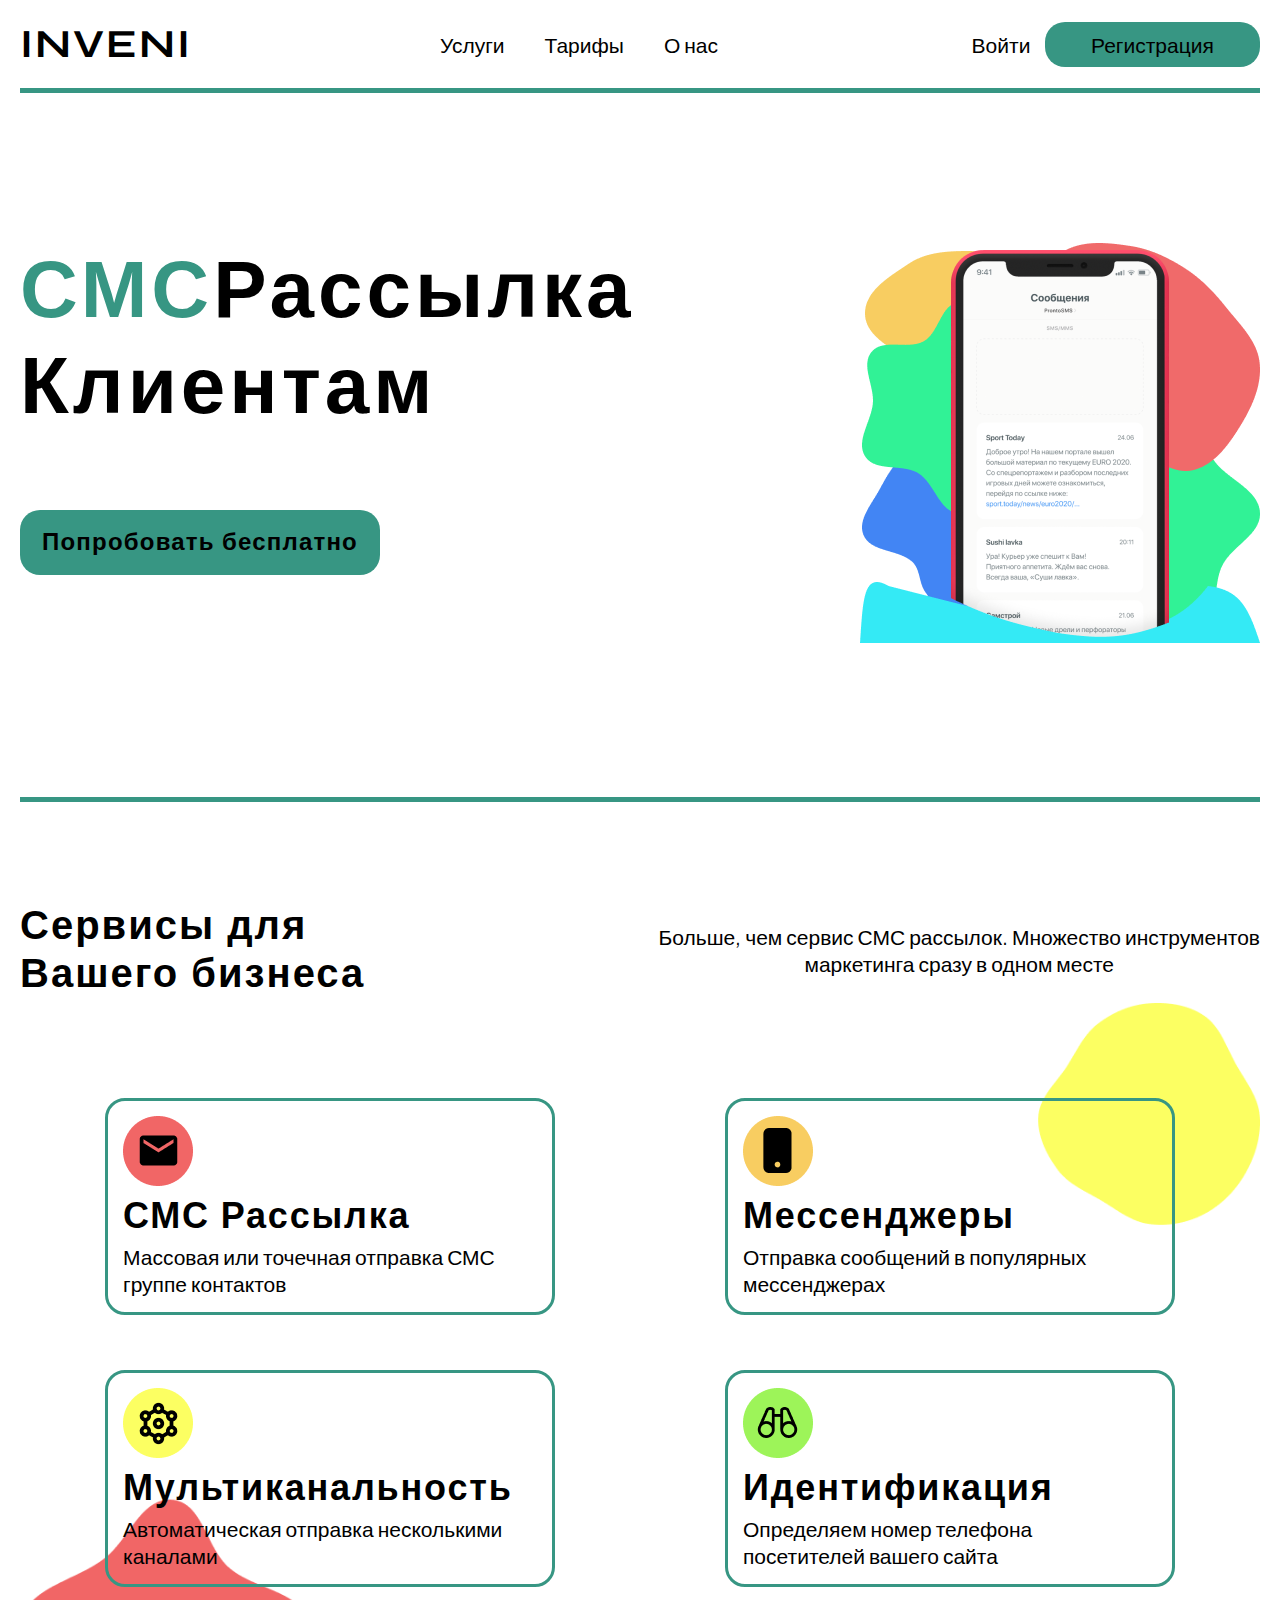
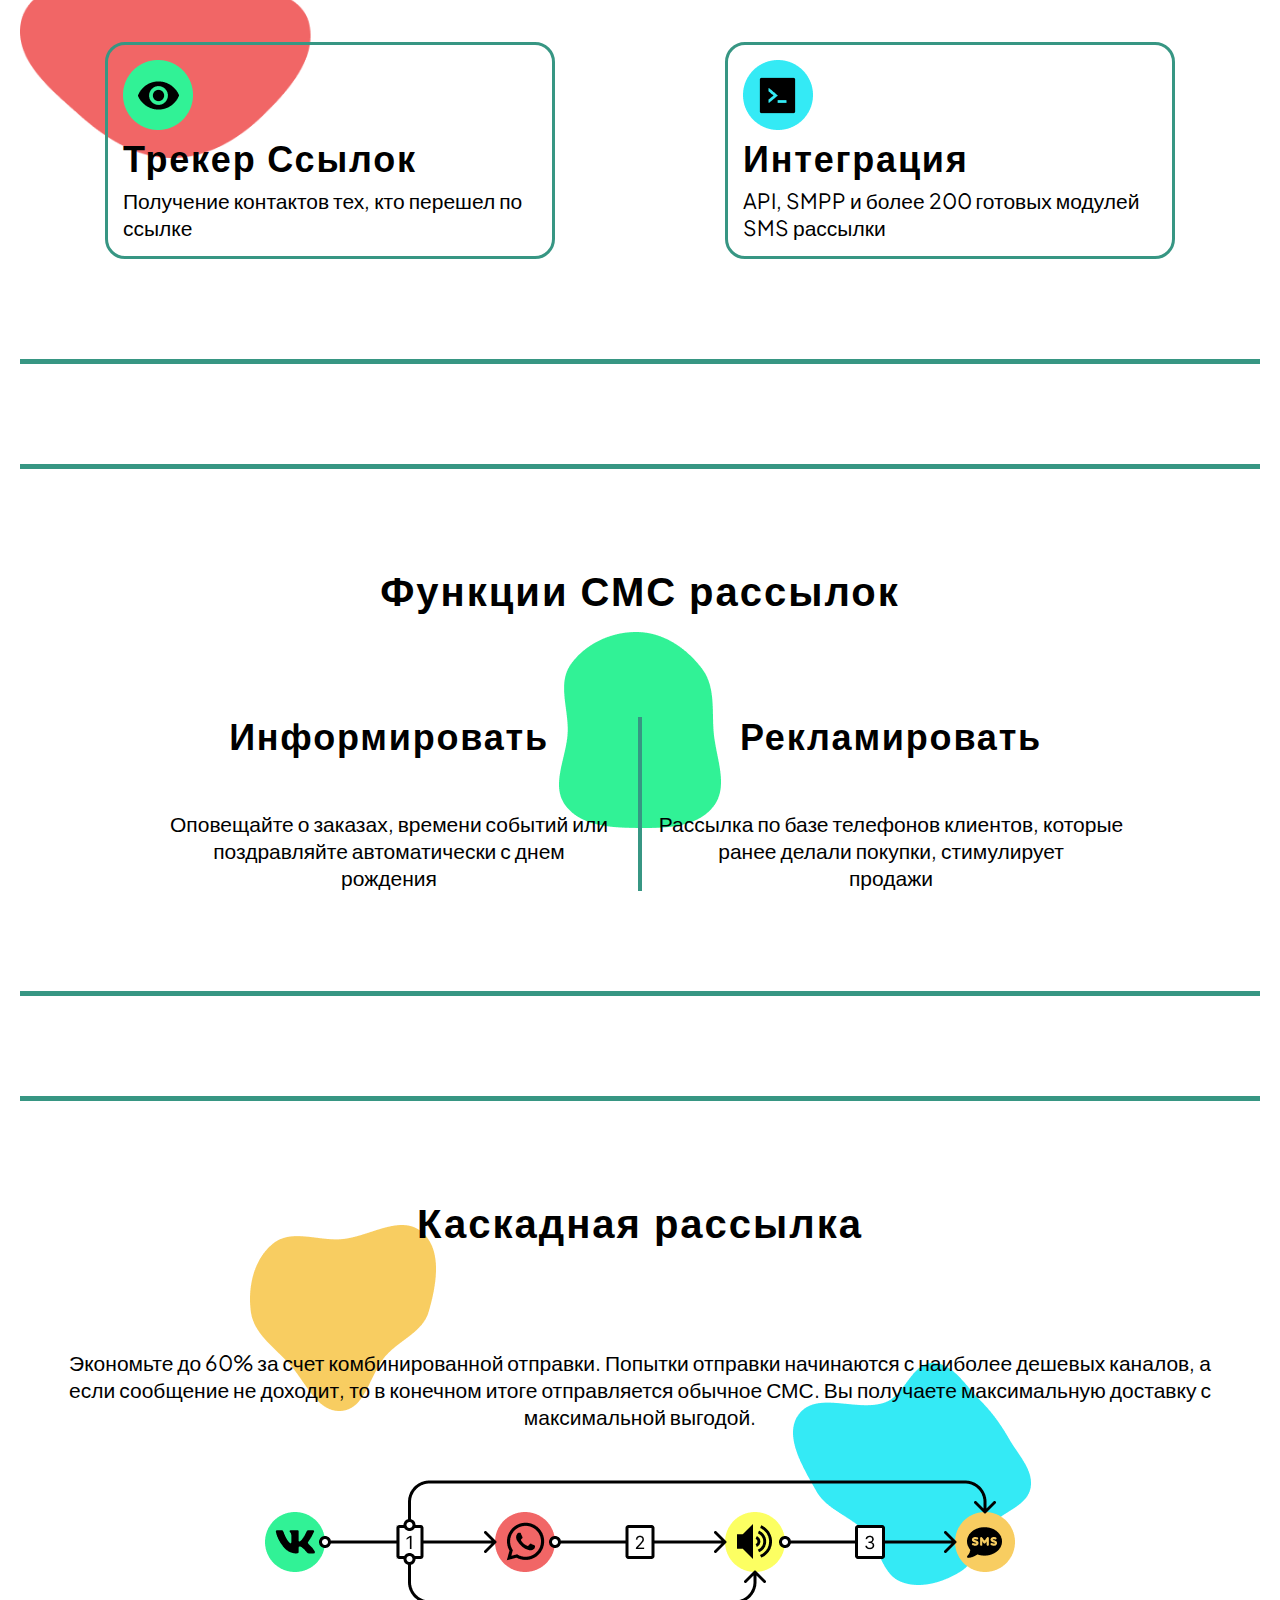
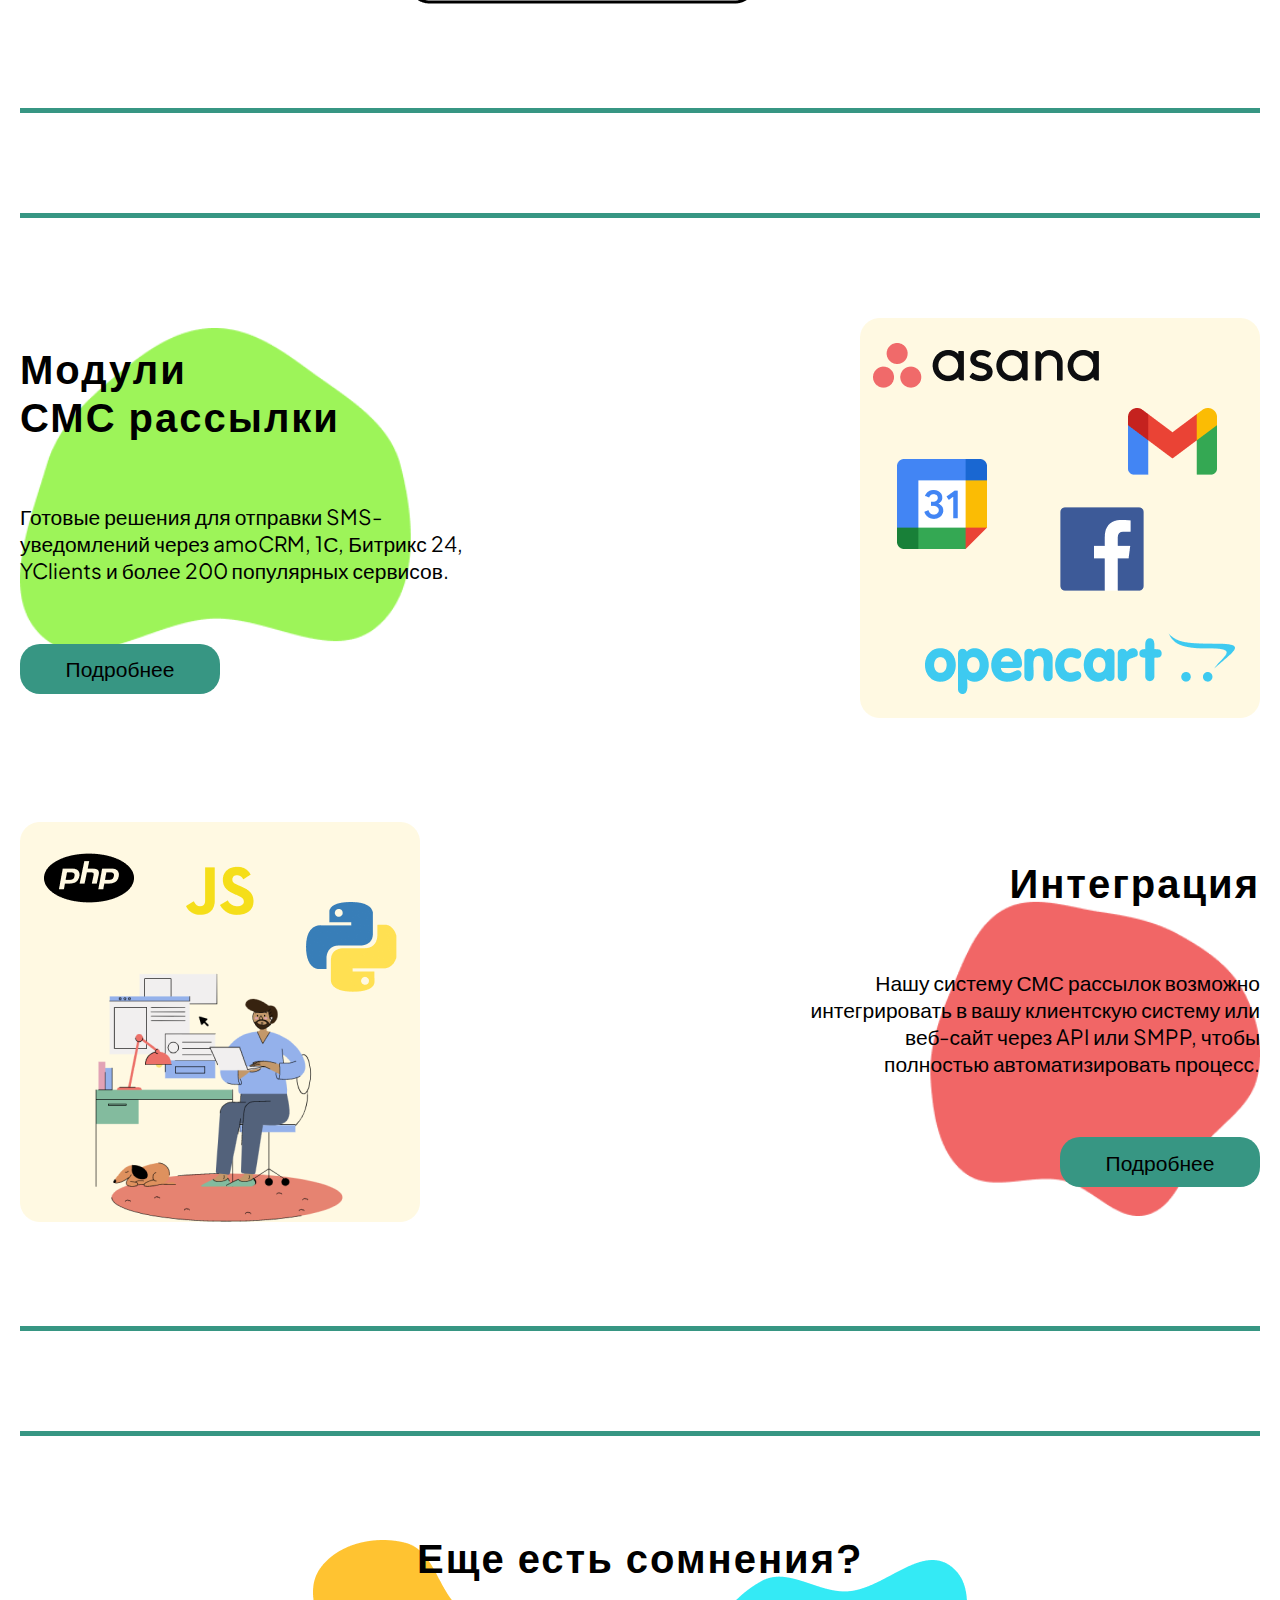
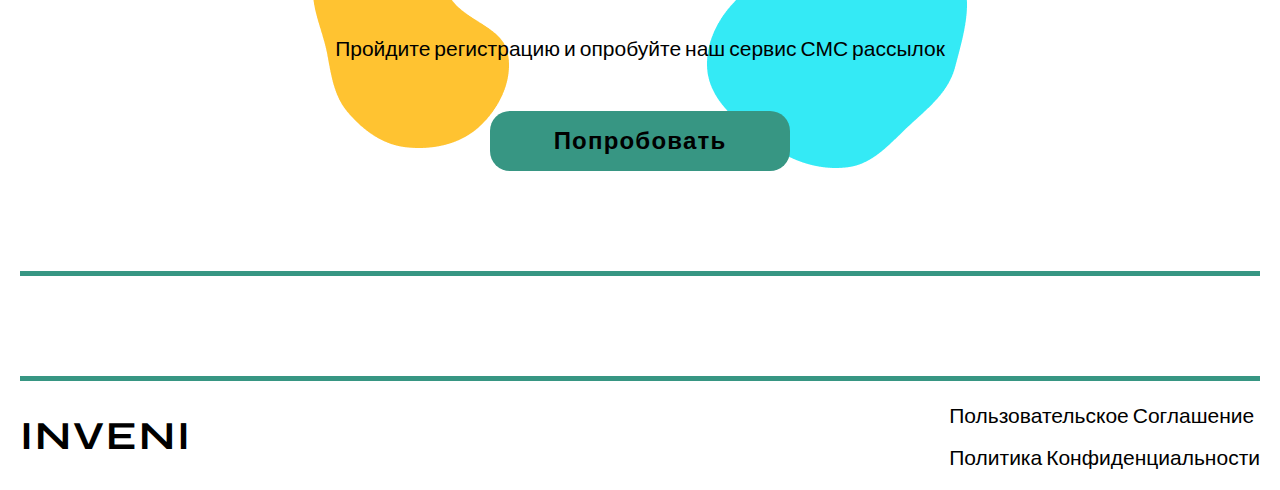
<file: index.html>
<!DOCTYPE html>
<html lang="en">
<head>
    <meta charset="UTF-8">
    <meta http-equiv="X-UA-Compatible" content="IE=edge">
    <meta name="viewport" content="width=device-width, initial-scale=1.0">
    <link rel="preconnect" href="https://fonts.googleapis.com">
    <link rel="preconnect" href="https://fonts.gstatic.com" crossorigin>
    <link href="https://fonts.googleapis.com/css2?family=Plus+Jakarta+Sans&family=Syne:wght@700&display=swap" rel="stylesheet">
    <link rel="stylesheet" href="css/index.css">
    <title>INVENI</title>
</head>
<body>
    <div class="container">
        <header>
            <div class="header">
                <div class="header__title">
                    <h2>INVENI</h2>
                </div>
                <div class="header__nav">
                    <ul>
                        <li><a href="#">Услуги</a></li>
                        <li><a href="#">Тарифы</a></li>
                        <li><a href="#">О нас</a></li>
                    </ul>
                </div>
                <div class="header__btn">
                    <a href="./form/enter/enter.html">
                        <button class="header__btn_enter">Войти</button>
                    </a>
                    <a href="./form/registration/registration.html">
                        <button class="header__btn_register">Регистрация</button>
                    </a>
                </div>
                <div class="header__menu">
                    <div class="header__menu_open">
                        <img src="img/menu.svg" alt="menu">
                    </div>
                    <div class="header__menu_block">
                        <div class="menu__block_close">
                            <img src="img/close.svg" alt="close">
                        </div>
                        <div class="menu__block_nav">
                            <ul>
                                <li><a href="#">Услуги</a></li>
                                <li><a href="#">Тарифы</a></li>
                                <li><a href="#">О нас</a></li>
                            </ul>
                        </div>
                        <div class="menu__block_btn">
                            <a href="./form/enter/enter.html">
                                <button class="menu__btn_enter">Войти</button>
                            </a>
                            <a href="./form/registration/registration.html">
                                <button class="menu__btn_register">Регистрация</button>
                            </a>
                        </div>
                    </div>
                </div>
            </div>
        </header>
        <main>
            <div class="one">
                <div class="one__text">
                    <div class="one__text_title">
                        <h1><span>СМС</span>Рассылка <br> Клиентам</h1>
                    </div>
                    <div class="one__text_btn">
                        <a href="./registration/registration.html">
                            <button><h4>Попробовать бесплатно</h4></button>
                        </a>
                    </div>
                </div>
                <div class="one__img">
                    <div class="one__img_logo">
                        <img src="img/logo.png" alt="Logo">
                    </div>
                </div>
            </div>
            <div class="two">
                <div class="two__text">
                    <div class="two__text_title">
                        <h2>Сервисы для <br> Вашего бизнеса</h2>
                    </div>
                    <div class="two__text_info">
                        <p>Больше, чем сервис СМС рассылок. Множество инструментов <br> маркетинга сразу в одном месте</p>
                    </div>
                </div>
                <div class="two__block">
                    <div class="two__block_service">
                        <div class="block__service_logo">
                            <img src="img/sms.png" alt="sms">
                        </div>
                        <div class="block__service_title">
                            <h3>СМС Рассылка</h3>
                        </div>
                        <div class="block__services_info">
                            <p>Массовая или точечная отправка СМС группе контактов</p>
                        </div>
                    </div>
                    <div class="two__block_service">
                        <div class="block__service_logo">
                            <img src="img/phone.png" alt="phone">
                        </div>
                        <div class="block__service_title">
                            <h3>Мессенджеры</h3>
                        </div>
                        <div class="block__services_info">
                            <p>Отправка сообщений в популярных мессенджерах</p>
                        </div>
                    </div>
                    <div class="two__block_service">
                        <div class="block__service_logo">
                            <img src="img/connection.png" alt="connection">
                        </div>
                        <div class="block__service_title">
                            <h3>Мультиканальность</h3>
                        </div>
                        <div class="block__services_info">
                            <p>Автоматическая отправка несколькими каналами</p>
                        </div>
                    </div>
                    <div class="two__block_service">
                        <div class="block__service_logo">
                            <img src="img/binoculars.png" alt="binoculars">
                        </div>
                        <div class="block__service_title">
                            <h3>Идентификация</h3>
                        </div>
                        <div class="block__services_info">
                            <p>Определяем номер телефона посетителей вашего сайта</p>
                        </div>
                    </div>
                    <div class="two__block_service">
                        <div class="block__service_logo">
                            <img src="img/eye.png" alt="eye">
                        </div>
                        <div class="block__service_title">
                            <h3>Трекер Ссылок</h3>
                        </div>
                        <div class="block__services_info">
                            <p>Получение контактов тех, кто перешел по ссылке</p>
                        </div>
                    </div>
                    <div class="two__block_service">
                        <div class="block__service_logo">
                            <img src="img/code.png" alt="code">
                        </div>
                        <div class="block__service_title">
                            <h3>Интеграция</h3>
                        </div>
                        <div class="block__services_info">
                            <p>API, SMPP и более 200 готовых модулей SMS рассылки</p>
                        </div>
                    </div>
                </div>
            </div>
            <div class="three">
                <div class="three__title">
                    <h2>Функции СМС рассылок</h2>
                </div>
                <div class="three__functions">
                    <div class="three__functions_block">
                        <div class="functions__block_title">
                            <h3>Информировать</h3>
                        </div>
                        <div class="functions__block_text">
                            <p>Оповещайте о заказах, времени событий или поздравляйте автоматически с днем <br>рождения</p>
                        </div>
                    </div>
                    <div class="three__functions_block">
                        <div class="functions__block_title">
                            <h3>Рекламировать</h3>
                        </div>
                        <div class="functions__block_text">
                            <p>Рассылка по базе телефонов клиентов, которые ранее делали покупки, стимулирует <br> продажи</p>
                        </div>
                    </div>
                </div>
            </div>
            <div class="four">
                <div class="four__title">
                    <h2>Каскадная рассылка</h2>
                </div>
                <div class="four__info">
                    <p>Экономьте до 60% за счет комбинированной отправки. Попытки отправки начинаются с наиболее дешевых каналов, а если сообщение не доходит, то в конечном итоге отправляется обычное СМС. Вы получаете максимальную доставку с максимальной выгодой.</p>
                </div>
                <div class="four__mailing">
                    <img src="img/mailing.png" alt="mailing">
                </div>
            </div>
            <div class="five">
                <div class="five__modules">
                    <div class="modules__text">
                        <div class="modules__text_title">
                            <h2>Модули <br> СМС рассылки</h2>
                        </div>
                        <div class="modules__text_info">
                            <p>Готовые решения для отправки SMS-уведомлений через amoCRM, 1С, Битрикс 24, YClients и более 200 популярных сервисов.</p>
                        </div>
                        <div class="modules__text_btn">
                            <a href="#">
                                <button>Подробнее</button>
                            </a>
                        </div>
                    </div>
                    <div class="modules__img">
                        <div class="five__img_img">
                            <img src="img/modules.png" alt="modules">
                        </div>
                    </div>
                </div>
                
                <div class="five__integration">
                    <div class="integration__text">
                        <div class="integration__text_title">
                            <h2>Интеграция</h2>
                        </div>
                        <div class="integration__text_info">
                            <p>Нашу систему СМС рассылок возможно интегрировать в вашу клиентскую систему или веб-сайт через API или SMPP, чтобы полностью автоматизировать процесс.</p>
                        </div>
                        <div class="integration__text_btn">
                            <a href="#">
                                <button>Подробнее</button>
                            </a>
                        </div>
                    </div>
                    <div class="integration__img">
                        <div class="integration__img_img">
                            <img src="img/integration.png" alt="integration">
                        </div>
                    </div>
                </div>
            </div>
            <div class="six">
                <div class="six__title">
                    <h2>Еще есть сомнения?</h2>
                </div>
                <div class="six__info">
                    <p>Пройдите регистрацию и опробуйте наш сервис СМС рассылок</p>
                </div>
                <div class="six__btn">
                    <a href="./registration/registration.html">
                        <button><h4>Попробовать</h4></button>
                    </a>
                </div>
            </div>
        </main>
        <footer>
            <div class="footer">
                <div class="footer__title">
                    <h2>INVENI</h2>
                </div>
                <div class="footer__nav">
                    <p><a href="#">Пользовательское Соглашение</a></p>
                    <p><a href="#">Политика Конфиденциальности</a></p>
                </div>
            </div>
        </footer>
    </div>

    
    <script src="js/index.js"></script>
</body>
</html>
</file>
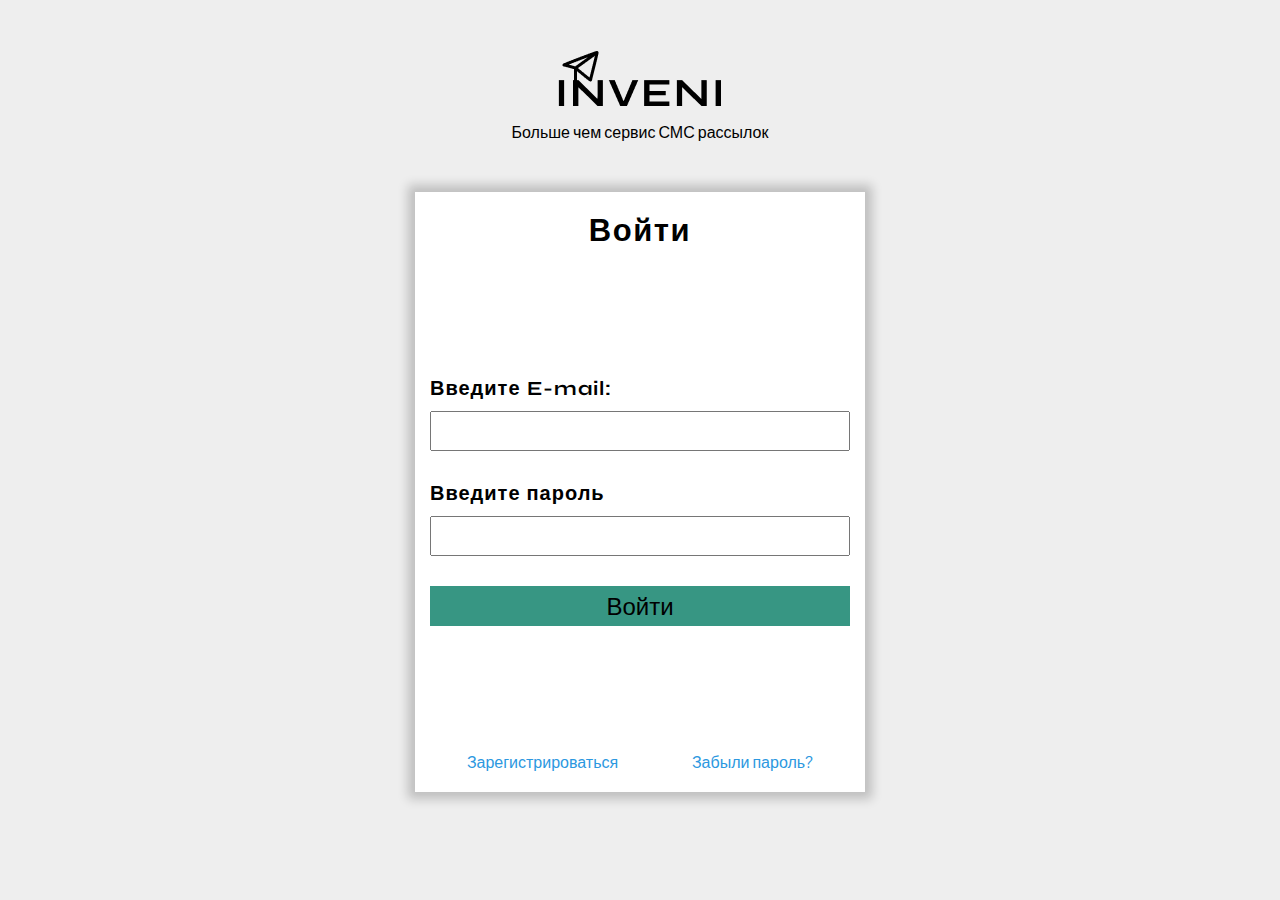
<file: form/enter/enter.html>
<!DOCTYPE html>
<html lang="ru">
<head>
    <meta charset="UTF-8">
    <meta http-equiv="X-UA-Compatible" content="IE=edge">
    <meta name="viewport" content="width=device-width, initial-scale=1.0">
    <link rel="preconnect" href="https://fonts.googleapis.com">
    <link rel="preconnect" href="https://fonts.gstatic.com" crossorigin>
    <link href="https://fonts.googleapis.com/css2?family=Plus+Jakarta+Sans&family=Syne:wght@700&display=swap" rel="stylesheet">
    <link rel="stylesheet" href="./css/enter.css">
    <title>INVENI</title>
</head>
<body>
    <div class="container">
        <div class="logo">
            <img src="../../img/logo_two.png" alt="logo">
            <p>Больше чем сервис СМС рассылок</p>
        </div>
        <div class="enter">
            <div class="enter__title">
                <h2>Войти</h2>
            </div>
            <form action="#" method="get">
                <h4>Введите E-mail:</h4>
                <input type="email" name="email" id="email">
                <h4>Введите пароль</h4>
                <input type="password" name="password" id="password">
                <input type="submit" name="submit" id="submit" value="Войти">
            </form>
            <div class="enter__link">
                <div class="enter__link_registration">
                    <a href="../registration/registration.html">Зарегистрироваться</a>  
                </div>
                <div class="enter__link_recovery">
                    <a href="../recovery/recovery.html">Забыли пароль?</a>
                </div>
            </div>
        </div>
    </div>
</body>
</html>
</file>
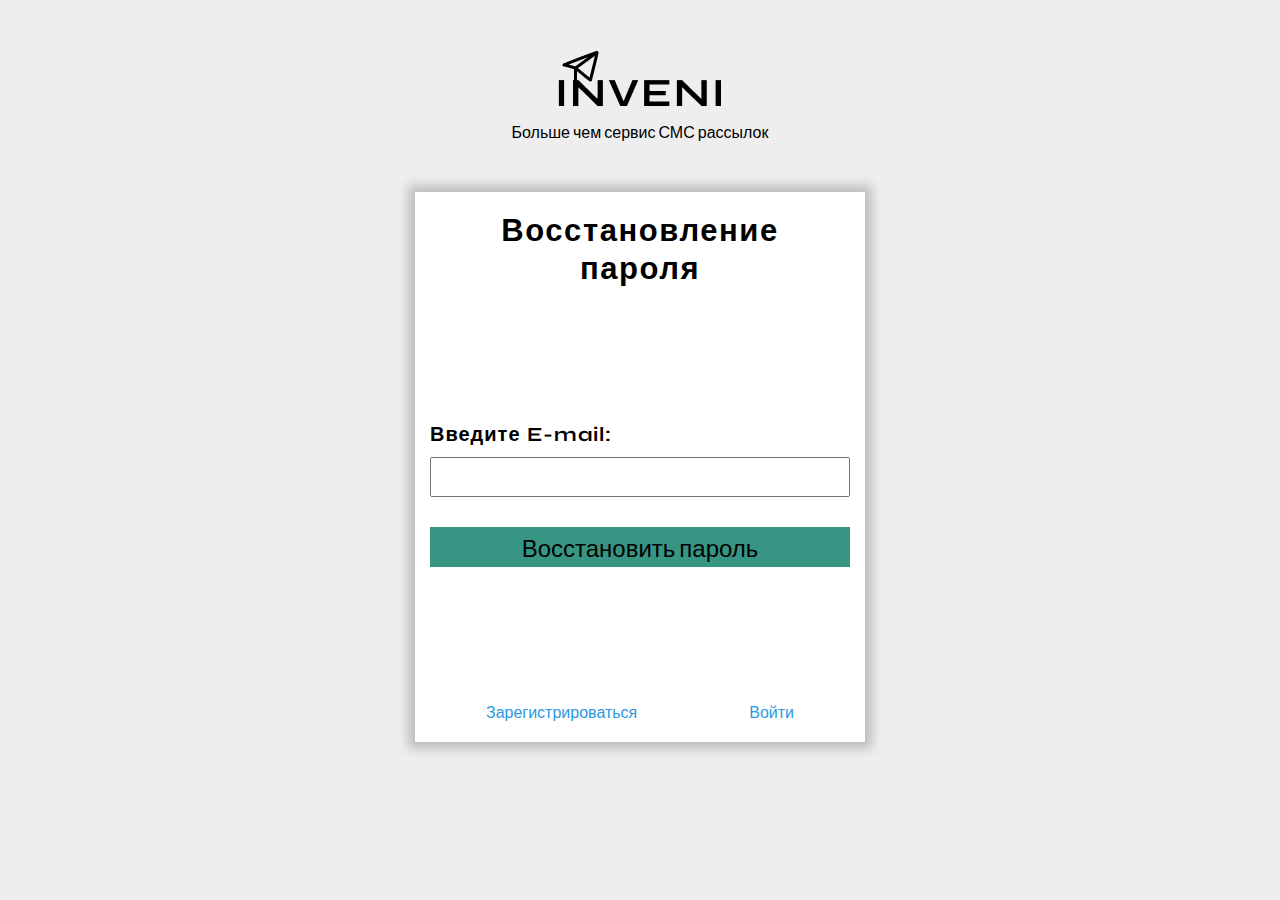
<file: form/recovery/recovery.html>
<!DOCTYPE html>
<html lang="ru">
<head>
    <meta charset="UTF-8">
    <meta http-equiv="X-UA-Compatible" content="IE=edge">
    <meta name="viewport" content="width=device-width, initial-scale=1.0">
    <link rel="preconnect" href="https://fonts.googleapis.com">
    <link rel="preconnect" href="https://fonts.gstatic.com" crossorigin>
    <link href="https://fonts.googleapis.com/css2?family=Plus+Jakarta+Sans&family=Syne:wght@700&display=swap" rel="stylesheet">
    <link rel="stylesheet" href="./css/recovery.css">
    <title>INVENI</title>
</head>
<body>
    <div class="container">
        <div class="logo">
            <img src="../../img/logo_two.png" alt="logo">
            <p>Больше чем сервис СМС рассылок</p>
        </div>
        <div class="recovery">
            <div class="recovery__title">
                <h2>Восстановление <br> пароля</h2>
            </div>
            <form action="#" method="get">
                <h4>Введите E-mail:</h4>
                <input type="email" name="email" id="email">
                <input type="submit" name="submit" id="submit" value="Восстановить пароль">
            </form>
            <div class="recovery__link">
                <div class="recovery__link_registration">
                    <a href="../registration/registration.html">Зарегистрироваться</a>  
                </div>
                <div class="recovery__link_enter">
                    <a href="../enter/enter.html">Войти</a>
                </div>
            </div>
        </div>
    </div>
</body>
</html>
</file>
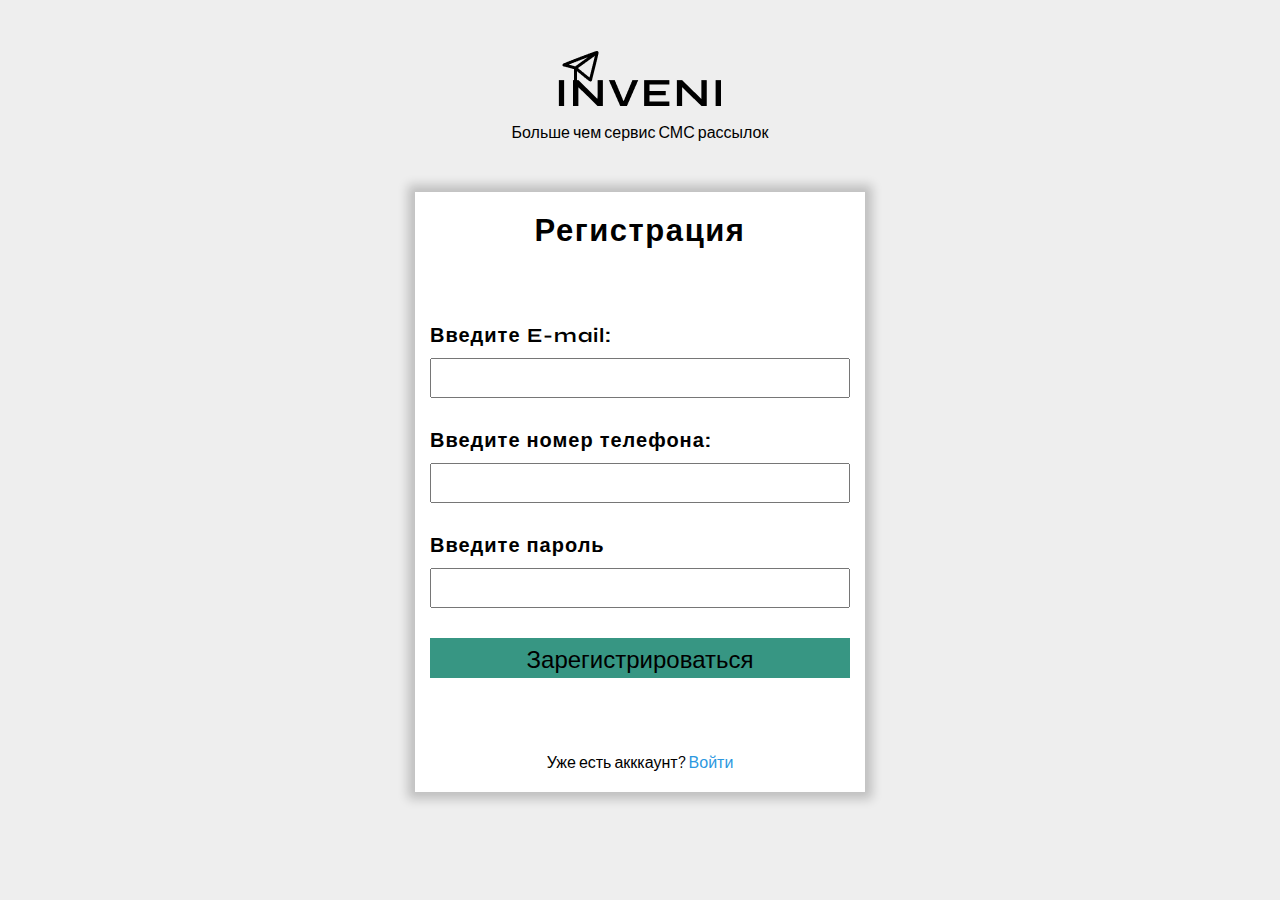
<file: form/registration/registration.html>
<!DOCTYPE html>
<html lang="ru">
<head>
    <meta charset="UTF-8">
    <meta http-equiv="X-UA-Compatible" content="IE=edge">
    <meta name="viewport" content="width=device-width, initial-scale=1.0">
    <link rel="preconnect" href="https://fonts.googleapis.com">
    <link rel="preconnect" href="https://fonts.gstatic.com" crossorigin>
    <link href="https://fonts.googleapis.com/css2?family=Plus+Jakarta+Sans&family=Syne:wght@700&display=swap" rel="stylesheet">
    <link rel="stylesheet" href="./css/registration.css">
    <title>INVENI</title>
</head>
<body>
    <div class="container">
        <div class="logo">
            <img src="../../img/logo_two.png" alt="logo">
            <p>Больше чем сервис СМС рассылок</p>
        </div>
        <div class="registration">
            <div class="registration__title">
                <h2>Регистрация</h2>
            </div>
            <form action="#" method="get">
                <h4>Введите E-mail:</h4>
                <input type="email" name="email" id="email">
                <h4>Введите номер телефона:</h4>
                <input type="number" name="number" id="number">
                <h4>Введите пароль</h4>
                <input type="password" name="password" id="password">
                <input type="submit" name="submit" id="submit" value="Зарегистрироваться">
            </form>
            <div class="registration__link">
                <div class="registration__link_enter">
                    <p>Уже есть акккаунт? <a href="../enter/enter.html">Войти</a></p>
                </div>
            </div>
        </div>
    </div>
</body>
</html>
</file>
<file: css/index.css>
* {
  margin: 0;
  padding: 0;
  -webkit-box-sizing: border-box;
          box-sizing: border-box;
}

h1, h2, h3, h4, h5 {
  font-family: "Syne", sans-serif;
  font-weight: bold;
  letter-spacing: 0.05em;
}

h1 {
  font-size: 80px;
}

h2 {
  font-size: 40px;
}

h3 {
  font-size: 36px;
}

h4 {
  font-size: 24px;
}

p, li, a, button, input, span {
  font-family: "Plus Jakarta Sans", sans-serif;
  font-weight: normal;
  font-size: 21px;
}

button {
  border: none;
  border-radius: 20px;
  background-color: #379683;
  cursor: pointer;
}

a, a:link, a:visited {
  text-decoration: none;
  color: black;
}

.container {
  max-width: 1400px;
  margin: 0 auto;
}

/* *********************************************************************** 
******************************HEADER**************************************
*********************************************************************** */
.header {
  display: -webkit-box;
  display: -ms-flexbox;
  display: flex;
  padding: 20px 0;
  -webkit-box-align: center;
      -ms-flex-align: center;
          align-items: center;
  -webkit-box-pack: justify;
      -ms-flex-pack: justify;
          justify-content: space-between;
  border-bottom: 5px solid #379683;
}
.header > .header__nav > ul {
  display: -webkit-box;
  display: -ms-flexbox;
  display: flex;
}
.header > .header__nav > ul > li {
  list-style-type: none;
  margin-left: 40px;
}
.header > .header__nav > ul > li:first-child {
  margin: 0;
}
.header > .header__btn > a > .header__btn_enter {
  background-color: inherit;
  width: 70px;
  height: 45px;
}
.header > .header__btn > a > .header__btn_register {
  width: 215px;
  height: 45px;
  margin-left: 5px;
}
.header > .header__menu {
  display: none;
}
.header > .header__menu > .header__menu_open {
  cursor: pointer;
}
.header > .header__menu > .header__menu_block {
  height: 100vh;
  width: 35vw;
  position: fixed;
  top: 0;
  right: 0;
  background-color: rgb(236, 236, 236);
  -webkit-box-shadow: -10px 0px 10px 0px rgba(0, 0, 0, 0.2);
          box-shadow: -10px 0px 10px 0px rgba(0, 0, 0, 0.2);
  -webkit-box-orient: vertical;
  -webkit-box-direction: normal;
      -ms-flex-direction: column;
          flex-direction: column;
  -webkit-box-pack: justify;
      -ms-flex-pack: justify;
          justify-content: space-between;
  display: none;
}
.header > .header__menu > .header__menu_block > .menu__block_close {
  text-align: end;
  margin-right: 15px;
  margin-top: 15px;
}
.header > .header__menu > .header__menu_block > .menu__block_close > img {
  cursor: pointer;
}
.header > .header__menu > .header__menu_block > .menu__block_nav > ul > li {
  width: 100%;
  list-style-type: none;
  text-align: center;
  padding: 20px 0;
  cursor: pointer;
}
.header > .header__menu > .header__menu_block > .menu__block_nav > ul > li:hover {
  background-color: rgb(212, 212, 212);
}
.header > .header__menu > .header__menu_block > .menu__block_btn {
  display: -webkit-box;
  display: -ms-flexbox;
  display: flex;
  -webkit-box-orient: vertical;
  -webkit-box-direction: normal;
      -ms-flex-direction: column;
          flex-direction: column;
  -webkit-box-align: center;
      -ms-flex-align: center;
          align-items: center;
}
.header > .header__menu > .header__menu_block > .menu__block_btn > a > .menu__btn_enter {
  background-color: inherit;
  width: 100px;
  height: 60px;
  margin-bottom: 10px;
}
.header > .header__menu > .header__menu_block > .menu__block_btn > a > .menu__btn_register {
  width: 200px;
  height: 55px;
}

/* *********************************************************************** 
******************************MAIN****************************************
*********************************************************************** */
.one {
  display: -webkit-box;
  display: -ms-flexbox;
  display: flex;
  margin-top: 150px;
  margin-bottom: 150px;
  -webkit-box-pack: justify;
      -ms-flex-pack: justify;
          justify-content: space-between;
}
.one .one__text > .one__text_title {
  margin-bottom: 75px;
}
.one .one__text > .one__text_title > h1 > span {
  color: #379683;
  font-size: 80px;
  font-family: "Syne", sans-serif;
  font-weight: bold;
  letter-spacing: 0.05em;
}
.one .one__text > .one__text_btn > a > button {
  width: 360px;
  height: 65px;
}

.two {
  border-top: 5px solid #379683;
  border-bottom: 5px solid #379683;
  padding-top: 100px;
  padding-bottom: 100px;
  background-image: url(../img/2.png);
  background-repeat: no-repeat;
  background-size: contain;
  background-position: center;
  margin-bottom: 100px;
}
.two > .two__text {
  display: -webkit-box;
  display: -ms-flexbox;
  display: flex;
  -webkit-box-align: center;
      -ms-flex-align: center;
          align-items: center;
  -webkit-box-pack: justify;
      -ms-flex-pack: justify;
          justify-content: space-between;
  margin-bottom: 100px;
}
.two > .two__text > .two__text_info {
  text-align: center;
}
.two > .two__block {
  display: -ms-grid;
  display: grid;
  -ms-grid-columns: (1fr)[2];
  grid-template-columns: repeat(2, 1fr);
  grid-row-gap: 55px;
  justify-items: center;
}
.two > .two__block > .two__block_service {
  width: 450px;
  min-height: 200px;
  border: 3px solid #379683;
  border-radius: 20px;
  padding: 15px;
  display: -ms-grid;
  display: grid;
}
.two > .two__block > .two__block_service > .block__service_title {
  margin: 5px 0;
}

.three {
  margin-bottom: 100px;
  border-top: 5px solid #379683;
  border-bottom: 5px solid #379683;
  padding-top: 100px;
  padding-bottom: 100px;
  background-image: url(../img/3.png);
  background-repeat: no-repeat;
  background-position: center;
}
.three > .three__title {
  text-align: center;
  margin-bottom: 100px;
}
.three > .three__functions {
  display: -webkit-box;
  display: -ms-flexbox;
  display: flex;
  text-align: center;
  -webkit-box-pack: center;
      -ms-flex-pack: center;
          justify-content: center;
}
.three > .three__functions > .three__functions_block {
  max-width: 500px;
  width: 100%;
  border-left: 2px solid #379683;
  border-right: 2px solid #379683;
}
.three > .three__functions > .three__functions_block > .functions__block_title {
  margin-bottom: 50px;
}
.three > .three__functions > .three__functions_block:first-child {
  border-left: none;
}
.three > .three__functions > .three__functions_block:last-child {
  border-right: none;
}

.four {
  padding-bottom: 100px;
  padding-top: 100px;
  margin-bottom: 100px;
  border-top: 5px solid #379683;
  border-bottom: 5px solid #379683;
  background-image: url(../img/4.png);
  background-repeat: no-repeat;
  background-position: center;
}
.four > .four__title {
  text-align: center;
  margin-bottom: 100px;
}
.four > .four__info {
  max-width: 1150px;
  text-align: center;
  margin: 0 auto;
  margin-bottom: 50px;
}
.four > .four__mailing {
  text-align: center;
}

.five {
  padding-top: 100px;
  padding-bottom: 100px;
  margin-bottom: 100px;
  border-top: 5px solid #379683;
  border-bottom: 5px solid #379683;
  background-image: url(../img/5.png);
  background-repeat: no-repeat;
  background-size: contain;
  background-position: center;
}
.five > .five__modules {
  display: -webkit-box;
  display: -ms-flexbox;
  display: flex;
  -webkit-box-pack: justify;
      -ms-flex-pack: justify;
          justify-content: space-between;
  -webkit-box-align: center;
      -ms-flex-align: center;
          align-items: center;
  margin-bottom: 100px;
}
.five > .five__modules > .modules__text > .modules__text_title {
  margin-bottom: 60px;
}
.five > .five__modules > .modules__text > .modules__text_info {
  max-width: 450px;
  margin-bottom: 60px;
}
.five > .five__modules > .modules__text > .modules__text_btn > a > button {
  width: 200px;
  height: 50px;
}
.five > .five__integration {
  display: -webkit-box;
  display: -ms-flexbox;
  display: flex;
  -webkit-box-pack: justify;
      -ms-flex-pack: justify;
          justify-content: space-between;
  -webkit-box-align: center;
      -ms-flex-align: center;
          align-items: center;
  -webkit-box-orient: horizontal;
  -webkit-box-direction: reverse;
      -ms-flex-direction: row-reverse;
          flex-direction: row-reverse;
  text-align: end;
}
.five > .five__integration > .integration__text > .integration__text_title {
  margin-bottom: 60px;
}
.five > .five__integration > .integration__text > .integration__text_info {
  max-width: 450px;
  margin-bottom: 60px;
  text-align: end;
}
.five > .five__integration > .integration__text > .integration__text_btn > a > button {
  width: 200px;
  height: 50px;
}

.six {
  padding-top: 100px;
  padding-bottom: 100px;
  margin-bottom: 100px;
  border-top: 5px solid #379683;
  border-bottom: 5px solid #379683;
  text-align: center;
  background-image: url(../img/6.png);
  background-repeat: no-repeat;
  background-position: center;
}
.six > .six__title {
  margin-bottom: 50px;
}
.six > .six__info {
  margin-bottom: 50px;
}
.six > .six__btn > a > button {
  width: 300px;
  height: 60px;
}

/* *********************************************************************** 
******************************FOOTER****************************************
*********************************************************************** */
.footer {
  border-top: 5px solid #379683;
  padding: 20px 0;
  display: -webkit-box;
  display: -ms-flexbox;
  display: flex;
  -webkit-box-align: center;
      -ms-flex-align: center;
          align-items: center;
  -webkit-box-pack: justify;
      -ms-flex-pack: justify;
          justify-content: space-between;
}
.footer > .footer__nav > p:first-child {
  margin-bottom: 15px;
}

/* *********************************************************************** 
******************************MEDIA****************************************
*********************************************************************** */
@media (max-width: 1399px) {
  body {
    margin: 0 20px;
  }
}
@media (max-width: 1070px) {
  .one__text_title > h1 {
    font-size: 70px;
  }
  .one__img {
    width: 300px;
    height: 300px;
  }
  .one__img > .one__img_logo > img {
    width: 100%;
    height: 100%;
  }
}
@media (max-width: 1020px) {
  .two > .two__text > .two__text_info {
    width: 550px;
  }
}
@media (max-width: 970px) {
  .two > .two__block {
    display: -ms-grid;
    display: grid;
    -ms-grid-columns: (1fr)[1];
    grid-template-columns: repeat(1, 1fr);
  }
}
@media (max-width: 915px) {
  .header > .header__nav {
    display: none;
  }
  .header > .header__btn {
    display: none;
  }
  .header > .header__menu {
    display: block;
  }
  .one .one__text > .one__text_btn > a > button {
    width: 300px;
  }
  .four {
    background-size: contain;
  }
  .six {
    background-size: contain;
  }
}
@media (max-width: 900px) {
  .one__text_title > h1 {
    font-size: 55px;
  }
  .two > .two__text > .two__text_info {
    width: 450px;
  }
}
@media (max-width: 800px) {
  .one {
    -webkit-box-pack: center;
        -ms-flex-pack: center;
            justify-content: center;
    text-align: center;
  }
  .one > .one__img {
    display: none;
  }
  .three > .three__functions {
    -webkit-box-orient: vertical;
    -webkit-box-direction: normal;
        -ms-flex-direction: column;
            flex-direction: column;
    -webkit-box-align: center;
        -ms-flex-align: center;
            align-items: center;
  }
  .three > .three__functions > .three__functions_block {
    border: none;
  }
  .three > .three__functions > .three__functions_block:first-child {
    margin-bottom: 100px;
  }
  .four > .four__mailing {
    width: 100%;
    margin: 0 auto;
  }
  .four > .four__mailing > img {
    width: 100%;
  }
  .five > .five__modules {
    -webkit-box-pack: center;
        -ms-flex-pack: center;
            justify-content: center;
    text-align: center;
  }
  .five > .five__integration {
    -webkit-box-pack: center;
        -ms-flex-pack: center;
            justify-content: center;
    text-align: center;
  }
  .modules__img {
    display: none;
  }
  .integration__img {
    display: none;
  }
}
@media (max-width: 700px) {
  .header > .header__menu > .header__menu_block {
    width: 50vh;
  }
}
@media (max-width: 540px) {
  .two > .two__block > .two__block_service {
    width: 350px;
  }
  .two > .two__block > .two__block_service > .block__service_title > h3 {
    font-size: 25px;
  }
}
@media (max-width: 455px) {
  .one__text_title > h1 {
    font-size: 45px;
  }
  .one .one__text > .one__text_btn > a > button {
    width: 250px;
    height: 60px;
  }
  .two > .two__text {
    -webkit-box-orient: vertical;
    -webkit-box-direction: normal;
        -ms-flex-direction: column;
            flex-direction: column;
  }
  .two > .two__text > .two__text_title {
    margin-bottom: 25px;
  }
  .footer {
    -webkit-box-orient: vertical;
    -webkit-box-direction: normal;
        -ms-flex-direction: column;
            flex-direction: column;
  }
  .footer > .footer__title {
    margin-bottom: 15px;
  }
}
</file>
<file: form/enter/css/enter.css>
* {
  margin: 0;
  padding: 0;
  -webkit-box-sizing: border-box;
          box-sizing: border-box;
}

h1, h2, h3, h4, h5 {
  font-family: "Syne", sans-serif;
  font-weight: bold;
  letter-spacing: 0.05em;
}

h1 {
  font-size: 80px;
}

h2 {
  font-size: 31px;
}

h3 {
  font-size: 25px;
}

h4 {
  font-size: 20px;
}

p, li, a, button, input, span {
  font-family: "Plus Jakarta Sans", sans-serif;
  font-weight: normal;
  font-size: 16px;
}

input {
  outline: none;
}

input::-webkit-outer-spin-button,
input::-webkit-inner-spin-button {
  -webkit-appearance: none;
}

button {
  border: none;
  border-radius: 20px;
  background-color: #379683;
  cursor: pointer;
}

a, a:link, a:visited {
  text-decoration: none;
  color: black;
}

.container {
  max-width: 1400px;
  margin: 0 auto;
  height: 100vh;
  display: -webkit-box;
  display: -ms-flexbox;
  display: flex;
  -webkit-box-align: center;
      -ms-flex-align: center;
          align-items: center;
  -webkit-box-orient: vertical;
  -webkit-box-direction: normal;
      -ms-flex-direction: column;
          flex-direction: column;
  padding: 0 10px;
}

body {
  background-color: rgb(238, 238, 238);
}

/* *************************************************
***********************FORM*************************
************************************************* */
.logo {
  margin: 50px 0;
  text-align: center;
}

.enter {
  max-width: 450px;
  width: 100%;
  height: 600px;
  background-color: white;
  -webkit-box-shadow: 0px 0px 10px 7px rgba(0, 0, 0, 0.2);
          box-shadow: 0px 0px 10px 7px rgba(0, 0, 0, 0.2);
  margin: 0 auto;
  padding: 20px 15px;
  display: -webkit-box;
  display: -ms-flexbox;
  display: flex;
  -webkit-box-orient: vertical;
  -webkit-box-direction: normal;
      -ms-flex-direction: column;
          flex-direction: column;
  -webkit-box-pack: justify;
      -ms-flex-pack: justify;
          justify-content: space-between;
}
.enter > .enter__title {
  text-align: center;
}
.enter > form > h4 {
  margin-bottom: 10px;
}
.enter > form > input {
  width: 100%;
  height: 40px;
  padding: 0px 10px;
  margin-bottom: 30px;
}
.enter > form > input#submit {
  background-color: #379683;
  cursor: pointer;
  border: none;
  font-size: 24px;
  margin: 0;
}
.enter > .enter__link {
  text-align: center;
  display: -webkit-box;
  display: -ms-flexbox;
  display: flex;
  -ms-flex-pack: distribute;
      justify-content: space-around;
}
.enter > .enter__link > .enter__link_registration > a, .enter > .enter__link > .enter__link_recovery > a {
  color: rgb(44, 152, 224);
}
</file>
<file: form/recovery/css/recovery.css>
* {
  margin: 0;
  padding: 0;
  -webkit-box-sizing: border-box;
          box-sizing: border-box;
}

h1, h2, h3, h4, h5 {
  font-family: "Syne", sans-serif;
  font-weight: bold;
  letter-spacing: 0.05em;
}

h1 {
  font-size: 80px;
}

h2 {
  font-size: 31px;
}

h3 {
  font-size: 25px;
}

h4 {
  font-size: 20px;
}

p, li, a, button, input, span {
  font-family: "Plus Jakarta Sans", sans-serif;
  font-weight: normal;
  font-size: 16px;
}

input {
  outline: none;
}

input::-webkit-outer-spin-button,
input::-webkit-inner-spin-button {
  -webkit-appearance: none;
}

button {
  border: none;
  border-radius: 20px;
  background-color: #379683;
  cursor: pointer;
}

a, a:link, a:visited {
  text-decoration: none;
  color: black;
}

.container {
  max-width: 1400px;
  margin: 0 auto;
  height: 100vh;
  display: -webkit-box;
  display: -ms-flexbox;
  display: flex;
  -webkit-box-align: center;
      -ms-flex-align: center;
          align-items: center;
  -webkit-box-orient: vertical;
  -webkit-box-direction: normal;
      -ms-flex-direction: column;
          flex-direction: column;
  padding: 0 10px;
}

body {
  background-color: rgb(238, 238, 238);
}

/* *************************************************
***********************FORM*************************
************************************************* */
.logo {
  margin: 50px 0;
  text-align: center;
}

.recovery {
  max-width: 450px;
  width: 100%;
  height: 550px;
  background-color: white;
  -webkit-box-shadow: 0px 0px 10px 7px rgba(0, 0, 0, 0.2);
          box-shadow: 0px 0px 10px 7px rgba(0, 0, 0, 0.2);
  margin: 0 auto;
  padding: 20px 15px;
  display: -webkit-box;
  display: -ms-flexbox;
  display: flex;
  -webkit-box-orient: vertical;
  -webkit-box-direction: normal;
      -ms-flex-direction: column;
          flex-direction: column;
  -webkit-box-pack: justify;
      -ms-flex-pack: justify;
          justify-content: space-between;
}
.recovery > .recovery__title {
  text-align: center;
}
.recovery > form > h4 {
  margin-bottom: 10px;
}
.recovery > form > input {
  width: 100%;
  height: 40px;
  padding: 0px 10px;
  margin-bottom: 30px;
}
.recovery > form > input#submit {
  background-color: #379683;
  cursor: pointer;
  border: none;
  font-size: 24px;
  margin: 0;
}
.recovery > .recovery__link {
  text-align: center;
  display: -webkit-box;
  display: -ms-flexbox;
  display: flex;
  -ms-flex-pack: distribute;
      justify-content: space-around;
}
.recovery > .recovery__link > .recovery__link_registration > a, .recovery > .recovery__link > .recovery__link_enter > a {
  color: rgb(44, 152, 224);
}
</file>
<file: form/registration/css/registration.css>
* {
  margin: 0;
  padding: 0;
  -webkit-box-sizing: border-box;
          box-sizing: border-box;
}

h1, h2, h3, h4, h5 {
  font-family: "Syne", sans-serif;
  font-weight: bold;
  letter-spacing: 0.05em;
}

h1 {
  font-size: 80px;
}

h2 {
  font-size: 31px;
}

h3 {
  font-size: 25px;
}

h4 {
  font-size: 20px;
}

p, li, a, button, input, span {
  font-family: "Plus Jakarta Sans", sans-serif;
  font-weight: normal;
  font-size: 16px;
}

input {
  outline: none;
}

input::-webkit-outer-spin-button,
input::-webkit-inner-spin-button {
  -webkit-appearance: none;
}

button {
  border: none;
  border-radius: 20px;
  background-color: #379683;
  cursor: pointer;
}

a, a:link, a:visited {
  text-decoration: none;
  color: black;
}

.container {
  max-width: 1400px;
  margin: 0 auto;
  height: 100vh;
  display: -webkit-box;
  display: -ms-flexbox;
  display: flex;
  -webkit-box-align: center;
      -ms-flex-align: center;
          align-items: center;
  -webkit-box-orient: vertical;
  -webkit-box-direction: normal;
      -ms-flex-direction: column;
          flex-direction: column;
  padding: 0 10px;
}

body {
  background-color: rgb(238, 238, 238);
}

/* *************************************************
***********************FORM*************************
************************************************* */
.logo {
  margin: 50px 0;
  text-align: center;
}

.registration {
  max-width: 450px;
  width: 100%;
  height: 600px;
  background-color: white;
  -webkit-box-shadow: 0px 0px 10px 7px rgba(0, 0, 0, 0.2);
          box-shadow: 0px 0px 10px 7px rgba(0, 0, 0, 0.2);
  margin: 0 auto;
  padding: 20px 15px;
  display: -webkit-box;
  display: -ms-flexbox;
  display: flex;
  -webkit-box-orient: vertical;
  -webkit-box-direction: normal;
      -ms-flex-direction: column;
          flex-direction: column;
  -webkit-box-pack: justify;
      -ms-flex-pack: justify;
          justify-content: space-between;
}
.registration > .registration__title {
  text-align: center;
}
.registration > form > h4 {
  margin-bottom: 10px;
}
.registration > form > input {
  width: 100%;
  height: 40px;
  padding: 0px 10px;
  margin-bottom: 30px;
}
.registration > form > input#submit {
  background-color: #379683;
  cursor: pointer;
  border: none;
  font-size: 24px;
  margin: 0;
}
.registration > .registration__link {
  text-align: center;
}
.registration > .registration__link > .registration__link_enter > p > a {
  color: rgb(44, 152, 224);
}
</file>
